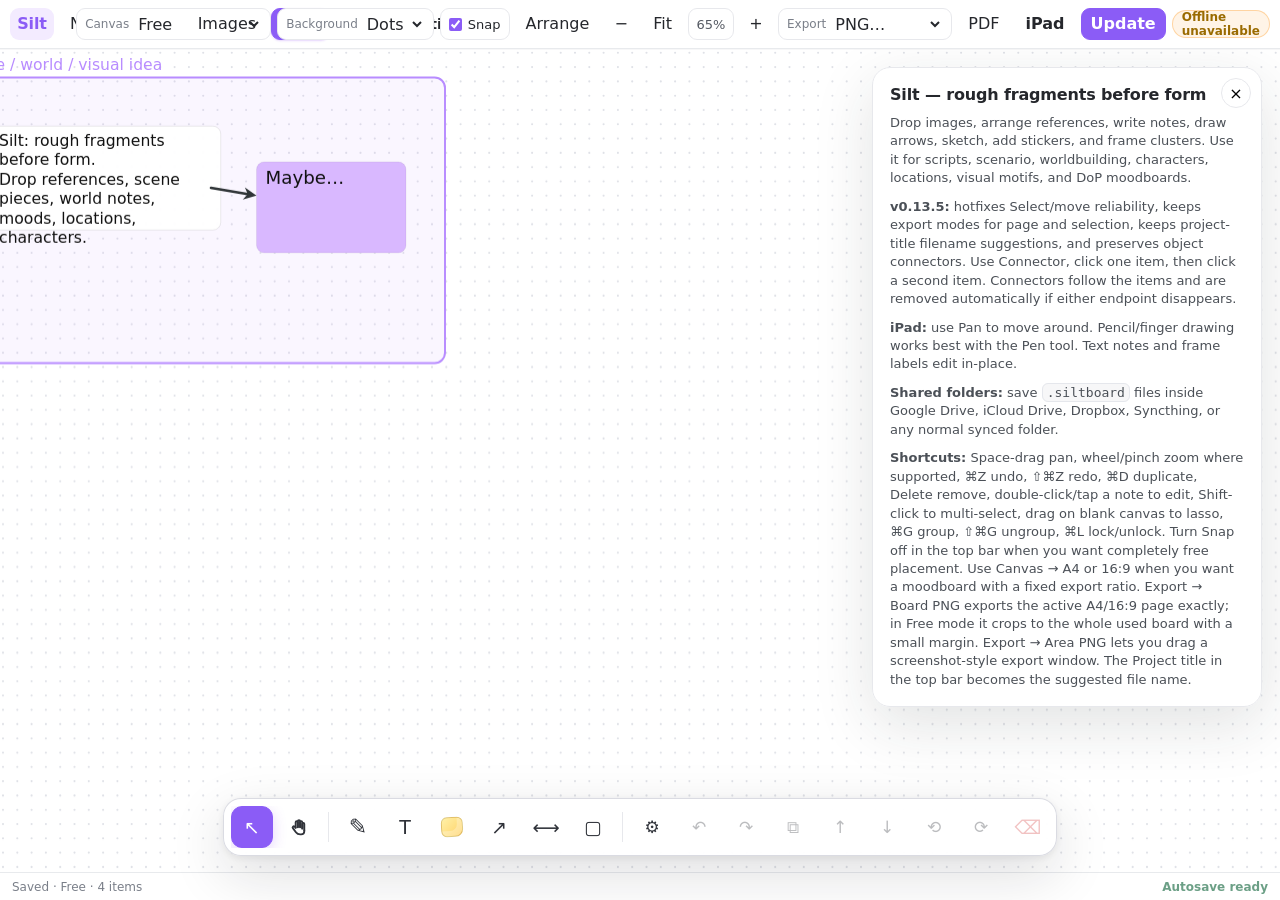
<file: index.html>
<!doctype html>
<html lang="en">
<head>
  <meta charset="utf-8" />
  <meta name="viewport" content="width=device-width, initial-scale=1, viewport-fit=cover" />
  <title>Silt v0.14.5</title>
  <link rel="stylesheet" href="styles.css" />
  <link rel="manifest" href="./manifest.webmanifest">
  <meta name="theme-color" content="#fbfaf7">
  <meta name="application-name" content="Silt">
  <meta name="apple-mobile-web-app-title" content="Silt">
  <meta name="apple-mobile-web-app-capable" content="yes">
  <meta name="apple-mobile-web-app-status-bar-style" content="default">
  <link rel="apple-touch-icon" href="./icons/icon-180.png">
  <link rel="icon" type="image/png" sizes="192x192" href="./icons/icon-192.png">
  <link rel="icon" type="image/png" sizes="512x512" href="./icons/icon-512.png">
</head>
<body>
  <header class="topbar" aria-label="Silt top bar">
    <div class="top-left">
      <button id="mainMenuBtn" class="icon-button ghost" title="Silt menu">Silt</button>
      <div class="file-actions" aria-label="File actions">
        <button id="newBtn" class="top-button" title="New board">New</button>
        <button id="openBtn" class="top-button" title="Open board file · ⌘O">Open</button>
        <label id="addImagesLabel" class="top-button" title="Import image references">
          Images
          <input id="imageInput" type="file" accept="image/*" multiple />
        </label>
        <button id="saveBtn" class="top-button primary" title="Save board file · ⌘S">Save</button>
      </div>
      <div class="board-title" aria-label="Board identity">
        <span class="muted">Project</span>
        <input id="projectTitleInput" class="project-title-input" type="text" maxlength="120" value="Untitled" aria-label="Project title / suggested filename" title="Project title. This becomes the suggested .siltboard filename." />
        <span id="dirtyDot" class="dirty-dot" title="Unsaved changes"></span>
      </div>
      <input id="projectInput" type="file" title="Open a .siltboard or compatible JSON board file" />
    </div>

    <div class="top-right">
      <label class="top-select" title="Canvas/page size preset">
        <span>Canvas</span>
        <select id="pagePresetSelect">
          <option value="free">Free</option>
          <option value="a4-portrait">A4 Portrait</option>
          <option value="a4-landscape">A4 Landscape</option>
          <option value="16x9">16:9</option>
        </select>
      </label>
      <label class="top-select" title="Canvas background">
        <span>Background</span>
        <select id="backgroundSelect">
          <option value="dots">Dots</option>
          <option value="clear">Clear</option>
          <option value="grid">Grid</option>
        </select>
      </label>
      <label class="top-toggle" title="Toggle snap / alignment guides">
        <input id="snapToggle" type="checkbox" checked />
        <span>Snap</span>
      </label>
      <div class="arrange-control" title="Group, lock, align, distribute, and tidy selected items">
        <button id="arrangeBtn" class="top-button arrange-button" type="button" aria-haspopup="true" aria-expanded="false">Arrange</button>
        <div id="arrangeMenu" class="arrange-menu" hidden aria-label="Arrange actions">
          <button type="button" data-arrange-action="group">Group</button>
          <button type="button" data-arrange-action="ungroup">Ungroup</button>
          <button type="button" data-arrange-action="lock">Lock</button>
          <button type="button" data-arrange-action="unlock">Unlock</button>
          <hr />
          <button type="button" data-arrange-action="align-left">Align left</button>
          <button type="button" data-arrange-action="align-center">Align center</button>
          <button type="button" data-arrange-action="align-right">Align right</button>
          <button type="button" data-arrange-action="align-top">Align top</button>
          <button type="button" data-arrange-action="align-middle">Align middle</button>
          <button type="button" data-arrange-action="align-bottom">Align bottom</button>
          <hr />
          <button type="button" data-arrange-action="distribute-h">Distribute horizontal</button>
          <button type="button" data-arrange-action="distribute-v">Distribute vertical</button>
          <button type="button" data-arrange-action="tidy">Tidy selection</button>
        </div>
      </div>
      <button id="zoomOutBtn" class="icon-button" title="Zoom out">−</button>
      <button id="fitBtn" class="top-button" title="Fit content">Fit</button>
      <span id="zoomLabel" class="zoom">100%</span>
      <button id="zoomInBtn" class="icon-button" title="Zoom in">+</button>
      <label class="top-select export-select" title="Export PNG">
        <span>Export</span>
        <select id="exportSelect">
          <option value="">PNG…</option>
          <option value="board">Board PNG</option>
          <option value="area">Area PNG…</option>
        </select>
      </label>
      <button id="printBtn" class="top-button" title="Print / Save as PDF">PDF</button>
      <button id="pwaHelpBtn" class="top-button pwa-help-btn" title="PWA / iPad help">iPad</button>
      <button id="pwaUpdateBtn" class="top-button pwa-update-btn" title="Update cached app" hidden>Update</button>
      <span id="pwaStatus" class="pwa-status" title="Offline cache status">Offline</span>
    </div>
  </header>

  <main class="workspace" id="workspace">
    <canvas id="board" width="1600" height="900" aria-label="Silt board canvas"></canvas>
    <textarea id="textEditor" class="text-editor" spellcheck="true" aria-label="Text editor"></textarea>

    <section class="style-popover" id="stylePopover" aria-label="Tool style controls">
      <div class="popover-header">
        <strong id="styleTitle">Tool options</strong>
        <span id="styleHint">Select a tool or item to edit relevant options.</span>
      </div>

      <div class="popover-row" data-style-section="stroke">
        <label class="swatch-control" title="Stroke or text color">
          <span id="strokeLabel">Stroke</span>
          <input id="strokeColor" type="color" value="#2f3437" />
        </label>
        <label class="mini-select" title="Line style">
          <span>Style</span>
          <select id="strokeStyle">
            <option value="solid">Solid</option>
            <option value="dashed">Dashed</option>
            <option value="marker">Marker</option>
          </select>
        </label>
        <label class="range-control" title="Stroke thickness">
          <span>Thickness</span>
          <input id="strokeWidth" type="range" min="1" max="28" step="1" value="5" />
          <output id="strokeWidthLabel">5</output>
        </label>
      </div>

      <div class="popover-row" data-style-section="fill">
        <label class="swatch-control" title="Fill color for notes, stickers and frames">
          <span>Fill</span>
          <input id="fillColor" type="color" value="#fff1a8" />
        </label>
        <label class="check-control" title="Use transparent fill instead of a color">
          <input id="fillNone" type="checkbox" />
          <span>No fill</span>
        </label>
      </div>

      <div class="popover-row" data-style-section="type">
        <label class="range-control" title="Text size for notes and stickers">
          <span>Font size</span>
          <input id="fontSize" type="range" min="10" max="96" step="1" value="26" />
          <output id="fontSizeLabel">26</output>
        </label>
      </div>

      <div class="popover-row" data-style-section="object">
        <label class="range-control" title="Object opacity">
          <span>Opacity</span>
          <input id="objectOpacity" type="range" min="10" max="100" step="1" value="100" />
          <output id="objectOpacityLabel">100%</output>
        </label>
        <button id="applyStyleBtn" class="top-button" title="Apply visible options to the selected item or future tool use">Apply</button>
        <button id="clearFillBtn" class="top-button" title="Make selected note/sticker/frame background transparent">No Fill</button>
      </div>
    </section>

    <section class="help" id="helpPanel">
      <button id="closeHelp" class="close" aria-label="Close help">×</button>
      <h1>Silt — rough fragments before form</h1>
      <p>Drop images, arrange references, write notes, draw arrows, sketch, add stickers, and frame clusters. Use it for scripts, scenario, worldbuilding, characters, locations, visual motifs, and DoP moodboards.</p>
      <p><strong>v0.13.5:</strong> hotfixes Select/move reliability, keeps export modes for page and selection, keeps project-title filename suggestions, and preserves object connectors. Use Connector, click one item, then click a second item. Connectors follow the items and are removed automatically if either endpoint disappears.</p>
      <p><strong>iPad:</strong> use Pan to move around. Pencil/finger drawing works best with the Pen tool. Text notes and frame labels edit in-place.</p>
      <p><strong>Shared folders:</strong> save <code>.siltboard</code> files inside Google Drive, iCloud Drive, Dropbox, Syncthing, or any normal synced folder.</p>
      <p><strong>Shortcuts:</strong> Space-drag pan, wheel/pinch zoom where supported, ⌘Z undo, ⇧⌘Z redo, ⌘D duplicate, Delete remove, double-click/tap a note to edit, Shift-click to multi-select, drag on blank canvas to lasso, ⌘G group, ⇧⌘G ungroup, ⌘L lock/unlock. Turn Snap off in the top bar when you want completely free placement. Use Canvas → A4 or 16:9 when you want a moodboard with a fixed export ratio. Export → Board PNG exports the active A4/16:9 page exactly; in Free mode it crops to the whole used board with a small margin. Export → Area PNG lets you drag a screenshot-style export window. The Project title in the top bar becomes the suggested file name.</p>
    </section>
  </main>

  <nav class="bottom-dock" aria-label="Silt tools">
    <div class="dock-tools">
      <button data-tool="select" class="tool active" title="Select, move, resize">↖</button>
      <button data-tool="pan" class="tool" title="Pan canvas; useful on iPad" aria-label="Pan canvas">
        <svg class="hand-glyph" viewBox="0 0 24 24" aria-hidden="true">
          <path d="M8 12.2V6.6a1.15 1.15 0 0 1 2.3 0v5.1" />
          <path d="M10.3 11.4V5.4a1.15 1.15 0 0 1 2.3 0v6" />
          <path d="M12.6 11.7V6.5a1.12 1.12 0 0 1 2.24 0v6.1" />
          <path d="M14.84 13.2V8.4a1.08 1.08 0 0 1 2.16 0v6.45" />
          <path d="M8 12.2l-1.1-1.15a1.22 1.22 0 0 0-1.78 1.66l3.12 4.18c1.06 1.42 2.7 2.26 4.48 2.26h.95c2.06 0 3.33-.95 3.33-3.33v-.97" />
        </svg>
      </button>
      <span class="dock-divider"></span>
      <button data-tool="pen" class="tool tall-tool" title="Draw freehand strokes">✎</button>
      <button data-tool="text" class="tool" title="Tap/click to add a note">T</button>
      <button data-tool="sticker" class="tool" title="Tap/click to add a colored sticker"><span class="sticker-glyph" aria-hidden="true"></span></button>
      <button data-tool="arrow" class="tool" title="Drag to draw a free arrow">↗</button>
      <button data-tool="connector" class="tool" title="Connect two items; connectors follow objects and disappear if an endpoint is deleted">⟷</button>
      <button data-tool="frame" class="tool" title="Drag to create a frame">▢</button>
      <span class="dock-divider"></span>
      <button id="styleToggleBtn" class="tool utility" title="Contextual tool options">⚙</button>
      <button id="undoBtn" class="tool utility" title="Undo · ⌘Z">↶</button>
      <button id="redoBtn" class="tool utility" title="Redo · ⇧⌘Z">↷</button>
      <button id="duplicateBtn" class="tool utility" title="Duplicate selected · ⌘D">⧉</button>
      <button id="bringFrontBtn" class="tool utility" title="Bring selected forward">↑</button>
      <button id="sendBackBtn" class="tool utility" title="Send selected backward">↓</button>
      <button id="rotateLeftBtn" class="tool utility" title="Rotate selected -15°">⟲</button>
      <button id="rotateRightBtn" class="tool utility" title="Rotate selected +15°">⟳</button>
      <button id="deleteBtn" class="tool danger" title="Delete selected">⌫</button>
    </div>
  </nav>

  <footer class="statusbar">
    <span id="statusText">Ready</span>
    <span id="autosaveStatus" class="autosave-status" title="Local recovery autosave status">Autosave ready</span>
  </footer>

  <aside id="pwaPanel" class="pwa-panel" style="display:none" aria-label="iPad / PWA help">
    <h2>iPad / PWA</h2>
    <p><strong>Autosave</strong> is local recovery only. Use <strong>Save</strong> for a durable <code>.siltboard</code> file.</p>
    <p><strong>Offline use</strong>: launch once online after updating, then reopen from the Home Screen.</p>
    <p><strong>Open</strong> imports a board file from Files. <strong>Save</strong> downloads/exports a copy.</p>
    <p>On iPad, open files from inside Silt with <strong>Open</strong>. Tapping a <code>.siltboard</code> directly in Files is not reliable in PWA mode.</p>
    <button id="closePwaPanelBtn" class="top-button">Close</button>
  </aside>

  <div id="toast" class="toast" role="status" aria-live="polite"></div>

  <script src="app.js"></script>
</body>
</html>
</file>
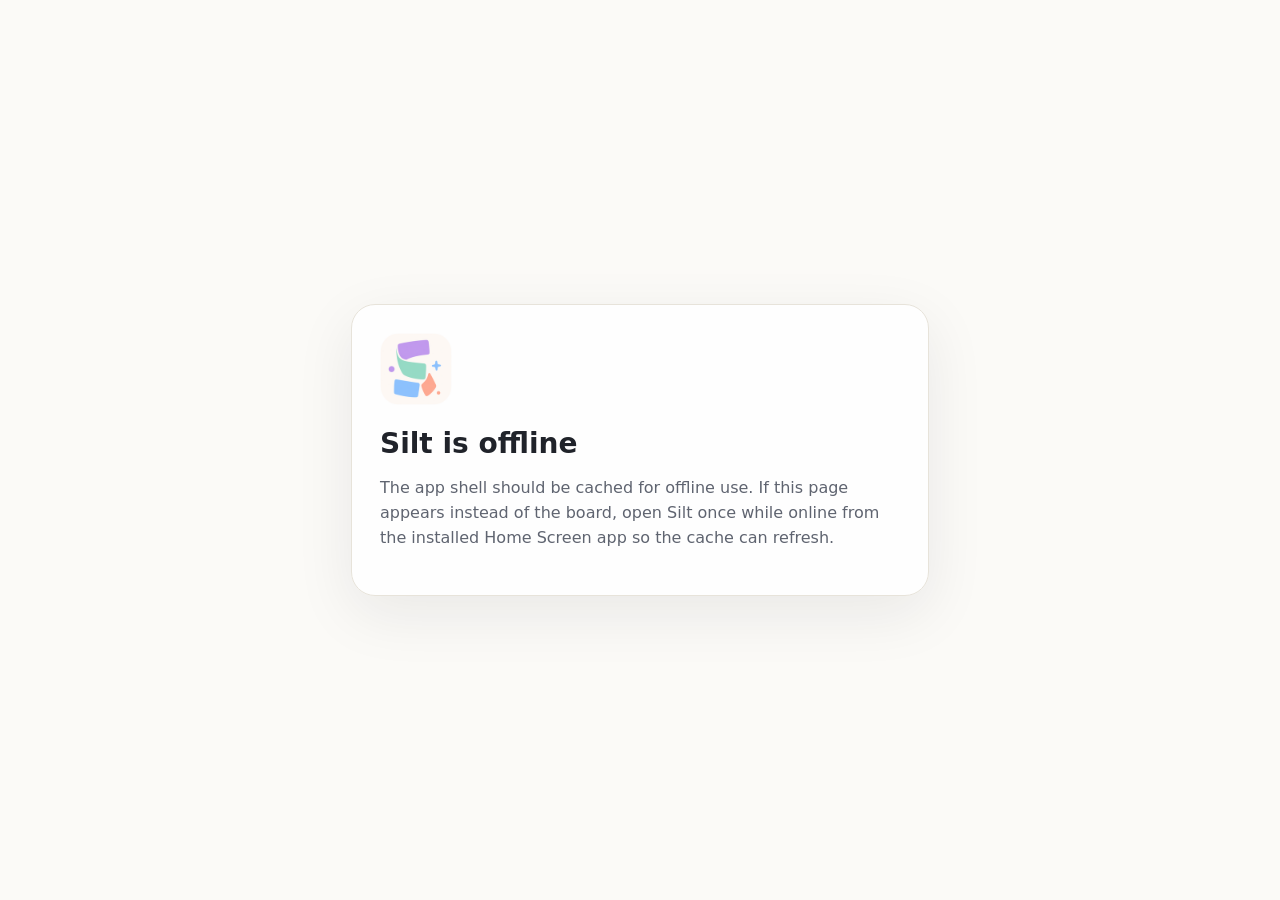
<file: offline.html>
<!doctype html>
<html lang="en">
<head>
  <meta charset="utf-8">
  <meta name="viewport" content="width=device-width, initial-scale=1">
  <title>Silt Offline</title>
  <style>
    body {
      margin: 0;
      min-height: 100vh;
      display: grid;
      place-items: center;
      font-family: Futura, "Avenir Next", Inter, ui-sans-serif, system-ui, -apple-system, BlinkMacSystemFont, "Segoe UI", sans-serif;
      background: #fbfaf7;
      color: #20232a;
    }
    .card {
      max-width: 520px;
      padding: 28px;
      border: 1px solid #e7e3da;
      border-radius: 24px;
      background: rgba(255,255,255,.88);
      box-shadow: 0 18px 60px rgba(27,31,36,.08);
    }
    img { width: 72px; height: 72px; border-radius: 18px; }
    h1 { margin: 18px 0 8px; font-size: 28px; }
    p { line-height: 1.55; color: #5f6470; }
    code { background: #f2efff; color: #6d44dc; padding: 2px 6px; border-radius: 8px; }
  </style>
</head>
<body>
  <main class="card">
    <img src="./icons/icon-180.png" alt="Silt icon">
    <h1>Silt is offline</h1>
    <p>The app shell should be cached for offline use. If this page appears instead of the board, open Silt once while online from the installed Home Screen app so the cache can refresh.</p>
  </main>
</body>
</html>
</file>
<file: styles.css>
:root {
  --bg: #fbfbfc;
  --surface: #ffffff;
  --panel: rgba(255,255,255,0.92);
  --panel-solid: #ffffff;
  --text: #25272c;
  --muted: #7a7f89;
  --line: #e7e8ec;
  --line-strong: #d6d8df;
  --accent: #8b5cf6;
  --accent-soft: #f3ebff;
  --select: #8b3ff2;
  --danger: #d64545;
  --top-h: 48px;
  --status-h: 28px;
  --dock-h: 62px;
}

* { box-sizing: border-box; }
html, body {
  margin: 0;
  height: 100%;
  min-height: 100dvh;
  overflow: hidden;
  overscroll-behavior: none;
  -webkit-text-size-adjust: 100%;
  background: var(--bg);
  color: var(--text);
  font-family: Futura, "Avenir Next", Inter, ui-sans-serif, system-ui, -apple-system, BlinkMacSystemFont, "Segoe UI", sans-serif;
}
html, body, canvas, button, label, select { -webkit-user-select: none; user-select: none; -webkit-touch-callout: none; }
html, body, #board { touch-action: none; }
button, .tool, label, select, input[type="color"] { font: inherit; }
button, label.tool { -webkit-tap-highlight-color: transparent; }

.topbar {
  position: fixed;
  inset: 0 0 auto 0;
  height: var(--top-h);
  z-index: 8;
  display: grid;
  grid-template-columns: minmax(520px, 1fr) auto;
  align-items: center;
  gap: 10px;
  padding: calc(7px + env(safe-area-inset-top) * .35) max(10px, env(safe-area-inset-right)) 7px max(10px, env(safe-area-inset-left));
  background: rgba(255,255,255,0.86);
  border-bottom: 1px solid rgba(229,231,235,0.86);
  backdrop-filter: blur(18px);
  box-shadow: 0 1px 0 rgba(20, 24, 31, .03);
}
.top-left, .top-right {
  display: flex;
  align-items: center;
  gap: 6px;
  min-width: 0;
}
.top-right { justify-content: flex-end; }
.file-actions {
  display: inline-flex;
  align-items: center;
  gap: 6px;
  flex: 0 0 auto;
}
.board-title {
  display: inline-flex;
  align-items: center;
  gap: 7px;
  height: 34px;
  padding: 0 8px 0 10px;
  border-radius: 999px;
  color: var(--text);
  white-space: nowrap;
  min-width: 0;
  max-width: min(380px, 32vw);
  overflow: hidden;
  text-overflow: ellipsis;
  flex: 0 1 380px;
}
.board-title strong { font-weight: 600; font-size: 14px; }
.board-title .muted, .board-title .slash { color: var(--muted); font-size: 13px; font-weight: 500; }
.dirty-dot {
  width: 7px;
  height: 7px;
  border-radius: 999px;
  background: transparent;
  box-shadow: none;
}
body.dirty .dirty-dot { background: var(--accent); box-shadow: 0 0 0 4px rgba(139,63,242,.1); }

.top-button, .icon-button, .top-select, .top-toggle {
  border: 1px solid transparent;
  background: transparent;
  color: var(--text);
  min-height: 32px;
  border-radius: 9px;
  padding: 0 9px;
  display: inline-flex;
  align-items: center;
  justify-content: center;
  gap: 5px;
  cursor: pointer;
  white-space: nowrap;
  line-height: 1;
}
.top-button:hover, .icon-button:hover, .top-select:hover, .top-toggle:hover { background: #f5f5f7; border-color: var(--line); }
.top-button:active, .icon-button:active { transform: translateY(1px); }
.top-button.primary { background: var(--accent); color: #fff; border-color: var(--accent); box-shadow: 0 1px 2px rgba(139,63,242,.22); }
.icon-button { min-width: 32px; padding: 0; font-size: 16px; }
.icon-button.ghost { min-width: 44px; padding: 0 9px; font-weight: 650; letter-spacing: -.01em; color: var(--accent); background: var(--accent-soft); }
.top-select, .top-toggle {
  background: #fff;
  border-color: var(--line);
  padding: 0 8px;
}
.top-toggle { gap: 6px; color: var(--muted); font-size: 12px; }
.top-toggle input { accent-color: var(--accent); margin: 0; }
.top-toggle span { color: var(--text); font-size: 13px; }
.top-select span { color: var(--muted); font-size: 12px; }
.top-select select, .mini-select select {
  border: 0;
  outline: 0;
  color: var(--text);
  background: transparent;
  font: inherit;
  max-width: 128px;
}
.zoom {
  min-width: 46px;
  height: 32px;
  border: 1px solid var(--line);
  border-radius: 9px;
  display: inline-flex;
  align-items: center;
  justify-content: center;
  color: #555a63;
  background: #fff;
  font-size: 13px;
  font-variant-numeric: tabular-nums;
}
#projectInput, #imageInput { position: absolute; inline-size: 1px; block-size: 1px; opacity: 0; pointer-events: none; }
#addImagesLabel { position: relative; overflow: hidden; }

.workspace {
  position: fixed;
  inset: var(--top-h) 0 var(--status-h) 0;
  background: var(--bg);
  overflow: hidden;
}
#board {
  display: block;
  width: 100%;
  height: 100%;
  cursor: default;
  background: var(--surface);
  -webkit-touch-callout: none;
}

.bottom-dock {
  position: fixed;
  left: 50%;
  bottom: calc(var(--status-h) + 16px + env(safe-area-inset-bottom));
  transform: translateX(-50%);
  z-index: 9;
  max-width: min(calc(100vw - 24px), 1060px);
  border: 1px solid rgba(214,216,223,.9);
  border-radius: 18px;
  background: rgba(255,255,255,0.88);
  backdrop-filter: blur(20px);
  box-shadow: 0 18px 55px rgba(20, 24, 31, .14), 0 2px 8px rgba(20, 24, 31, .08);
  padding: 7px;
}
.dock-tools {
  display: flex;
  align-items: center;
  gap: 5px;
  overflow-x: auto;
  overflow-y: hidden;
  scrollbar-width: none;
  -webkit-overflow-scrolling: touch;
}
.dock-tools::-webkit-scrollbar { display: none; }
.tool {
  width: 42px;
  min-width: 42px;
  height: 42px;
  border-radius: 11px;
  border: 1px solid transparent;
  background: transparent;
  color: #30333a;
  display: inline-flex;
  align-items: center;
  justify-content: center;
  cursor: pointer;
  font-size: 19px;
  line-height: 1;
  text-decoration: none;
}
.tool:hover { background: #f4f4f6; border-color: var(--line); }
.tool.active {
  background: var(--accent);
  color: #fff;
  border-color: var(--accent);
  box-shadow: 0 4px 14px rgba(139,63,242,.22);
}
.tool:disabled { opacity: .32; cursor: default; background: transparent; border-color: transparent; box-shadow: none; }
.tool.utility { font-size: 17px; }
.tool.danger { color: var(--danger); }

.hand-glyph {
  width: 23px;
  height: 23px;
  display: block;
  fill: none;
  stroke: currentColor;
  stroke-width: 1.95;
  stroke-linecap: round;
  stroke-linejoin: round;
}

.sticker-glyph {
  width: 22px;
  height: 20px;
  border-radius: 6px 6px 8px 6px;
  background: linear-gradient(135deg, #fff1a8, #ffd166);
  border: 1px solid rgba(0,0,0,.12);
  box-shadow: inset -5px -5px 0 rgba(255,255,255,.28);
  display: block;
  transform: rotate(-3deg);
}
.tall-tool { font-size: 22px; }
.dock-divider {
  width: 1px;
  height: 30px;
  min-width: 1px;
  background: var(--line);
  margin: 0 3px;
}

.style-popover {
  position: fixed;
  left: 50%;
  bottom: calc(var(--status-h) + var(--dock-h) + 28px + env(safe-area-inset-bottom));
  transform: translateX(-50%) translateY(8px);
  z-index: 10;
  display: none;
  min-width: min(560px, calc(100vw - 24px));
  border: 1px solid rgba(214,216,223,.95);
  border-radius: 17px;
  padding: 9px;
  background: rgba(255,255,255,.96);
  backdrop-filter: blur(20px);
  box-shadow: 0 18px 55px rgba(20, 24, 31, .14), 0 2px 8px rgba(20, 24, 31, .08);
  opacity: 0;
  transition: opacity .14s ease, transform .14s ease;
}
body.style-open .style-popover { display: block; opacity: 1; transform: translateX(-50%) translateY(0); }
.popover-header {
  display: flex;
  align-items: baseline;
  gap: 10px;
  padding: 2px 4px 9px;
}
.popover-header strong { font-size: 13px; letter-spacing: -.01em; }
.popover-header span { color: var(--muted); font-size: 12px; }
.popover-row {
  display: flex;
  align-items: center;
  gap: 8px;
  min-width: 0;
  flex-wrap: wrap;
}
.popover-row + .popover-row { margin-top: 7px; }
.style-popover[data-context="image"] [data-style-section="stroke"],
.style-popover[data-context="image"] [data-style-section="fill"],
.style-popover[data-context="image"] [data-style-section="type"],
.style-popover[data-context="select"] [data-style-section],
.style-popover[data-context="pan"] [data-style-section] { display: none; }
.swatch-control, .mini-select, .range-control, .check-control {
  min-height: 34px;
  border: 1px solid var(--line);
  border-radius: 11px;
  background: #fff;
  display: inline-flex;
  align-items: center;
  gap: 8px;
  padding: 5px 9px;
  color: var(--text);
}
.swatch-control span, .mini-select span, .range-control span, .check-control span { color: var(--muted); font-size: 12px; }
.check-control input { accent-color: var(--accent); }
.popover-row.hidden-section { display: none; }
.swatch-control input[type="color"] {
  appearance: none;
  -webkit-appearance: none;
  width: 27px;
  height: 27px;
  padding: 0;
  border: 1px solid var(--line-strong);
  border-radius: 999px;
  background: transparent;
  overflow: hidden;
}
.swatch-control input[type="color"]::-webkit-color-swatch-wrapper { padding: 0; }
.swatch-control input[type="color"]::-webkit-color-swatch { border: 0; border-radius: 999px; }
.range-control { flex: 1 1 190px; }
.range-control input[type="range"] { flex: 1 1 120px; min-width: 100px; accent-color: var(--accent); }
.range-control output { min-width: 24px; color: var(--muted); font-variant-numeric: tabular-nums; }

.help {
  position: absolute;
  right: 18px;
  top: 18px;
  width: 390px;
  max-width: calc(100vw - 36px);
  background: rgba(255,255,255,0.94);
  border: 1px solid var(--line);
  border-radius: 18px;
  padding: 17px;
  box-shadow: 0 18px 60px rgba(33,37,41,.13);
  color: var(--text);
  backdrop-filter: blur(12px);
}
.help h1 { margin: 0 34px 8px 0; font-size: 16px; letter-spacing: -.01em; }
.help p { margin: 10px 0 0; line-height: 1.42; color: #4b5057; font-size: 13px; }
.help code { background: #f7f7f8; border: 1px solid #e5e7ec; border-radius: 6px; padding: 1px 4px; }
.close { position: absolute; right: 10px; top: 10px; border-radius: 999px; width: 30px; height: 30px; padding: 0; background: #fff; border: 1px solid var(--line); cursor: pointer; }

.text-editor {
  position: fixed;
  display: none;
  z-index: 11;
  resize: none;
  border: 2px solid var(--select);
  border-radius: 13px;
  padding: 10px 12px;
  background: rgba(255,255,255,0.98);
  color: #111;
  font: 26px Futura, "Avenir Next", Inter, ui-sans-serif, system-ui, -apple-system, BlinkMacSystemFont, "Segoe UI", sans-serif;
  line-height: 1.25;
  box-shadow: 0 18px 50px rgba(33,37,41,.15);
  outline: none;
}

.statusbar {
  position: fixed;
  left: 0;
  right: 0;
  bottom: 0;
  height: var(--status-h);
  display: flex;
  align-items: center;
  padding: 0 12px calc(env(safe-area-inset-bottom) * .35);
  border-top: 1px solid rgba(229,231,235,0.86);
  background: rgba(255,255,255,0.86);
  color: var(--muted);
  font-size: 12px;
  z-index: 8;
  backdrop-filter: blur(14px);
}

.toast {
  position: fixed;
  left: 50%;
  bottom: calc(var(--status-h) + var(--dock-h) + 32px + env(safe-area-inset-bottom));
  transform: translateX(-50%) translateY(12px);
  background: rgba(32,33,36,0.96);
  color: #fff;
  border-radius: 999px;
  padding: 9px 14px;
  box-shadow: 0 12px 36px rgba(33,37,41,.2);
  opacity: 0;
  pointer-events: none;
  transition: opacity .16s ease, transform .16s ease;
  z-index: 12;
  font-size: 13px;
}
.toast.show { opacity: 1; transform: translateX(-50%) translateY(0); }

@media print {
  .topbar, .help, .statusbar, .toast, .text-editor, .bottom-dock, .style-popover { display: none !important; }
  .workspace { inset: 0; }
  #board { width: 100vw; height: 100vh; }
}

@media (max-width: 980px), (pointer: coarse) {
  :root { --top-h: 48px; --dock-h: 62px; --status-h: 30px; }
  .topbar { grid-template-columns: minmax(0, 1fr) auto; gap: 6px; padding: 6px 7px; }
  .top-left {
    overflow-x: auto;
    overflow-y: hidden;
    scrollbar-width: none;
    -webkit-overflow-scrolling: touch;
    padding-bottom: 1px;
  }
  .top-left::-webkit-scrollbar { display: none; }
  .top-left > * { flex: 0 0 auto; }
  #newBtn, #openBtn, #saveBtn, #addImagesLabel { display: inline-flex !important; }
  .board-title { justify-self: start; max-width: 30vw; flex-basis: min(240px, 30vw); padding: 0 6px; }
  .board-title .muted, .board-title .slash { display: none; }
  .top-right {
    overflow-x: auto;
    overflow-y: hidden;
    scrollbar-width: none;
    -webkit-overflow-scrolling: touch;
  }
  .top-right::-webkit-scrollbar { display: none; }
  .top-right > * { flex: 0 0 auto; }
  /* v0.14.3: no top-bar controls hidden on iPad. Compact wrapping handles narrow screens. */
  .top-select { padding: 0 5px; }
  .top-select select { max-width: 92px; }
  .zoom { min-width: 42px; }
  .bottom-dock { bottom: calc(var(--status-h) + 10px + env(safe-area-inset-bottom)); border-radius: 16px; }
  .tool { width: 44px; min-width: 44px; height: 44px; }
  .style-popover { bottom: calc(var(--status-h) + var(--dock-h) + 22px + env(safe-area-inset-bottom)); }
  .help { left: 12px; right: 12px; top: 12px; width: auto; max-height: 48vh; overflow: auto; }
  .text-editor { font-size: 22px; }
}
body.style-open #styleToggleBtn {
  background: var(--accent-soft);
  color: var(--accent);
  border-color: rgba(139,63,242,.18);
}

/* v0.11 compact arrange menu */
.arrange-select select { max-width: 104px; }
@media (max-width: 1120px) {
  .topbar { grid-template-columns: minmax(360px, 1fr) auto; }
  .board-title { max-width: min(280px, 30vw); flex-basis: 280px; }
  .top-select span:not(:first-child) { display: none; }
  .top-select select { max-width: 102px; }
}

.project-title-input {
  width: min(300px, 26vw);
  min-width: 96px;
  border: 1px solid transparent;
  border-radius: 10px;
  background: rgba(255,255,255,0.78);
  color: var(--text);
  font: 650 14px/1 Futura, "Avenir Next", Inter, ui-sans-serif, system-ui, -apple-system, BlinkMacSystemFont, "Segoe UI", sans-serif;
  padding: 7px 10px;
  outline: none;
  text-align: left;
}
.project-title-input:hover { border-color: var(--line); background: #fff; }
.project-title-input:focus {
  border-color: rgba(139,92,246,.55);
  background: #fff;
  box-shadow: 0 0 0 4px rgba(139,92,246,.10);
}

@media (max-width: 860px) {
  :root { --top-h: 92px; }
  .topbar { grid-template-columns: 1fr; height: var(--top-h); align-content: start; }
  .top-left, .top-right { flex-wrap: nowrap; }
  .top-right { justify-content: flex-start; }
  .board-title { order: 10; flex-basis: min(250px, 58vw); max-width: min(250px, 58vw); }
  .project-title-input { width: min(210px, 44vw); text-align: left; padding-left: 8px; }
}


.pwa-status {
  display: inline-flex;
  align-items: center;
  height: 28px;
  padding: 0 9px;
  border-radius: 999px;
  border: 1px solid var(--line);
  color: var(--muted);
  background: rgba(255,255,255,.68);
  font-size: 12px;
  font-weight: 650;
}
.pwa-status.ready {
  color: #4b8a6b;
  border-color: rgba(127,209,185,.62);
  background: rgba(127,209,185,.13);
}
.pwa-status.warn {
  color: #9a6b00;
  border-color: rgba(255,196,125,.65);
  background: rgba(255,196,125,.18);
}


.autosave-status {
  margin-left: auto;
  white-space: nowrap;
  color: var(--muted);
  font-size: 12px;
  font-weight: 650;
  opacity: .82;
}
.autosave-status.ready { color: #4b8a6b; }
.autosave-status.warn { color: #9a6b00; }
.autosave-status.error { color: var(--danger); }
@media (max-width: 860px), (pointer: coarse) {
  .autosave-status { max-width: 42vw; overflow: hidden; text-overflow: ellipsis; }
}


.pwa-help-btn, .pwa-update-btn { font-weight: 650; }
.pwa-update-btn {
  color: #fff;
  background: var(--accent);
  border-color: var(--accent);
}
.pwa-panel {
  position: fixed;
  right: max(14px, env(safe-area-inset-right));
  top: calc(var(--top-h) + 12px + env(safe-area-inset-top) * .25);
  z-index: 15;
  width: min(360px, calc(100vw - 28px));
  padding: 18px;
  border: 1px solid rgba(214,216,223,.95);
  border-radius: 20px;
  background: rgba(255,255,255,.96);
  color: var(--text);
  box-shadow: 0 24px 80px rgba(20, 24, 31, .18);
  backdrop-filter: blur(18px);
}
.pwa-panel h2 { margin: 0 0 10px; font-size: 18px; }
.pwa-panel p { margin: 10px 0; color: var(--muted); line-height: 1.45; font-size: 13px; }
.pwa-panel code {
  padding: 1px 5px;
  border-radius: 7px;
  background: var(--accent-soft);
  color: var(--accent);
}

body.is-standalone .pwa-help-btn { display: inline-flex; }

@media (pointer: coarse) {
  .top-button, .icon-button, .top-select, .top-toggle { min-height: 38px; }
  .tool { width: 48px; min-width: 48px; height: 48px; }
  .bottom-dock { padding: 8px; }
  .statusbar { font-size: 11px; }
}

/* v0.13.10 iPad/PWA toolbar: keep file actions available and hide only secondary chrome. */
@media (max-width: 980px), (pointer: coarse) {
  .pwa-help-btn { display: inline-flex !important; }
  .pwa-update-btn:not([hidden]) { display: inline-flex !important; }
}

@media (max-width: 700px) {
  :root { --top-h: 104px; }
  .topbar { height: var(--top-h); }
  .top-left { gap: 5px; }
  .top-left .icon-button.ghost { max-width: 54px; overflow: hidden; }
  .board-title { max-width: min(230px, 54vw); flex-basis: min(230px, 54vw); }
  .project-title-input { width: min(180px, 42vw); }
  .top-right { gap: 5px; }
  .top-select select { max-width: 84px; }
}


/* v0.14.5 robust top-bar + Arrange menu.
   The top bar measures itself and the canvas starts exactly below it. */
:root { --silt-measured-topbar-h: var(--top-h); }
.workspace { inset: var(--silt-measured-topbar-h) 0 var(--status-h) 0; }
.topbar { height: auto; min-height: var(--top-h); overflow: visible; }
.topbar .top-button, .topbar .icon-button, .topbar .top-select, .topbar .top-toggle, .topbar .arrange-button,
#newBtn, #openBtn, #addImagesLabel, #saveBtn, #fitBtn, #printBtn, #pwaHelpBtn, #pwaUpdateBtn, #arrangeBtn {
  visibility: visible !important; opacity: 1 !important;
}
#newBtn, #openBtn, #addImagesLabel, #saveBtn, #fitBtn, #printBtn, #pwaHelpBtn, #pwaUpdateBtn, #arrangeBtn { display: inline-flex !important; }
.file-actions { display: inline-flex !important; align-items: center; gap: 5px; flex: 0 0 auto; }
.arrange-control { position: relative; display: inline-flex; flex: 0 0 auto; align-items: center; }
.arrange-menu { position: fixed; z-index: 40; min-width: 210px; max-width: min(320px, calc(100vw - 20px)); padding: 8px; border: 1px solid rgba(214,216,223,.96); border-radius: 14px; background: rgba(255,255,255,.98); box-shadow: 0 22px 70px rgba(20, 24, 31, .18); backdrop-filter: blur(18px); display: grid; grid-template-columns: 1fr; gap: 4px; }
.arrange-menu[hidden] { display: none !important; }
.arrange-menu button { min-height: 32px; border: 0; border-radius: 9px; background: transparent; color: var(--text); text-align: left; padding: 0 10px; font-size: 13px; cursor: pointer; }
.arrange-menu button:hover, .arrange-menu button:active { background: #f5f5f7; }
.arrange-menu hr { border: 0; border-top: 1px solid var(--line); width: 100%; margin: 4px 0; }
@media (max-width: 1120px), (pointer: coarse) {
  :root { --top-h: 48px; }
  .topbar { grid-template-columns: 1fr !important; align-content: start; gap: 3px; padding-top: calc(4px + env(safe-area-inset-top) * .25); padding-bottom: 4px; }
  .top-left, .top-right { width: 100%; max-width: 100%; min-width: 0; display: flex; align-items: center; flex-wrap: wrap !important; gap: 4px; overflow: visible !important; }
  .top-left { justify-content: flex-start; } .top-right { justify-content: flex-start !important; }
  .top-left > *, .top-right > *, .file-actions > * { flex: 0 0 auto; }
  .file-actions { gap: 4px; }
  .top-button, .icon-button, .top-select, .top-toggle { min-height: 29px; padding-left: 6px; padding-right: 6px; border-radius: 8px; font-size: 11.5px; gap: 3px; }
  .top-select, .top-toggle { padding-top: 0; padding-bottom: 0; }
  .top-select span, .top-toggle span { font-size: 11.5px; }
  .top-select select { max-width: 92px; min-height: 25px; font-size: 11.5px; }
  .arrange-button { min-width: 74px; } .icon-button { min-width: 30px; } .zoom { min-width: 32px; font-size: 11.5px; }
  .board-title { flex: 1 1 170px; max-width: min(240px, 36vw); height: 29px; padding-left: 5px; padding-right: 5px; }
  .board-title .muted { display: none; }
  .project-title-input { width: min(180px, 32vw); min-width: 86px; padding: 4px 6px; font-size: 11.5px; }
  .pwa-status { display: none; }
}
@media (max-width: 860px), (pointer: coarse) {
  .top-left, .top-right, .file-actions { gap: 3px; }
  .top-button, .icon-button, .top-select, .top-toggle { min-height: 28px; padding-left: 5px; padding-right: 5px; font-size: 11px; }
  .top-select span, .top-toggle span { display: none !important; }
  .top-select select { max-width: 82px; font-size: 11px; }
  .arrange-button { min-width: 68px; }
  .board-title { flex: 1 1 135px; max-width: min(210px, 40vw); }
  .project-title-input { width: min(155px, 34vw); font-size: 11px; }
}
@media (max-width: 620px), (pointer: coarse) {
  .top-left, .top-right { overflow-x: auto !important; overflow-y: hidden !important; scrollbar-width: none; -webkit-overflow-scrolling: touch; flex-wrap: nowrap !important; }
  .top-left::-webkit-scrollbar, .top-right::-webkit-scrollbar { display: none; }
  .top-button, .icon-button, .top-select, .top-toggle { min-height: 27px; padding-left: 5px; padding-right: 5px; font-size: 10.5px; }
  .top-select select { max-width: 72px; font-size: 10.5px; }
  .board-title { max-width: 180px; }
  .project-title-input { width: 130px; }
}
</file>
